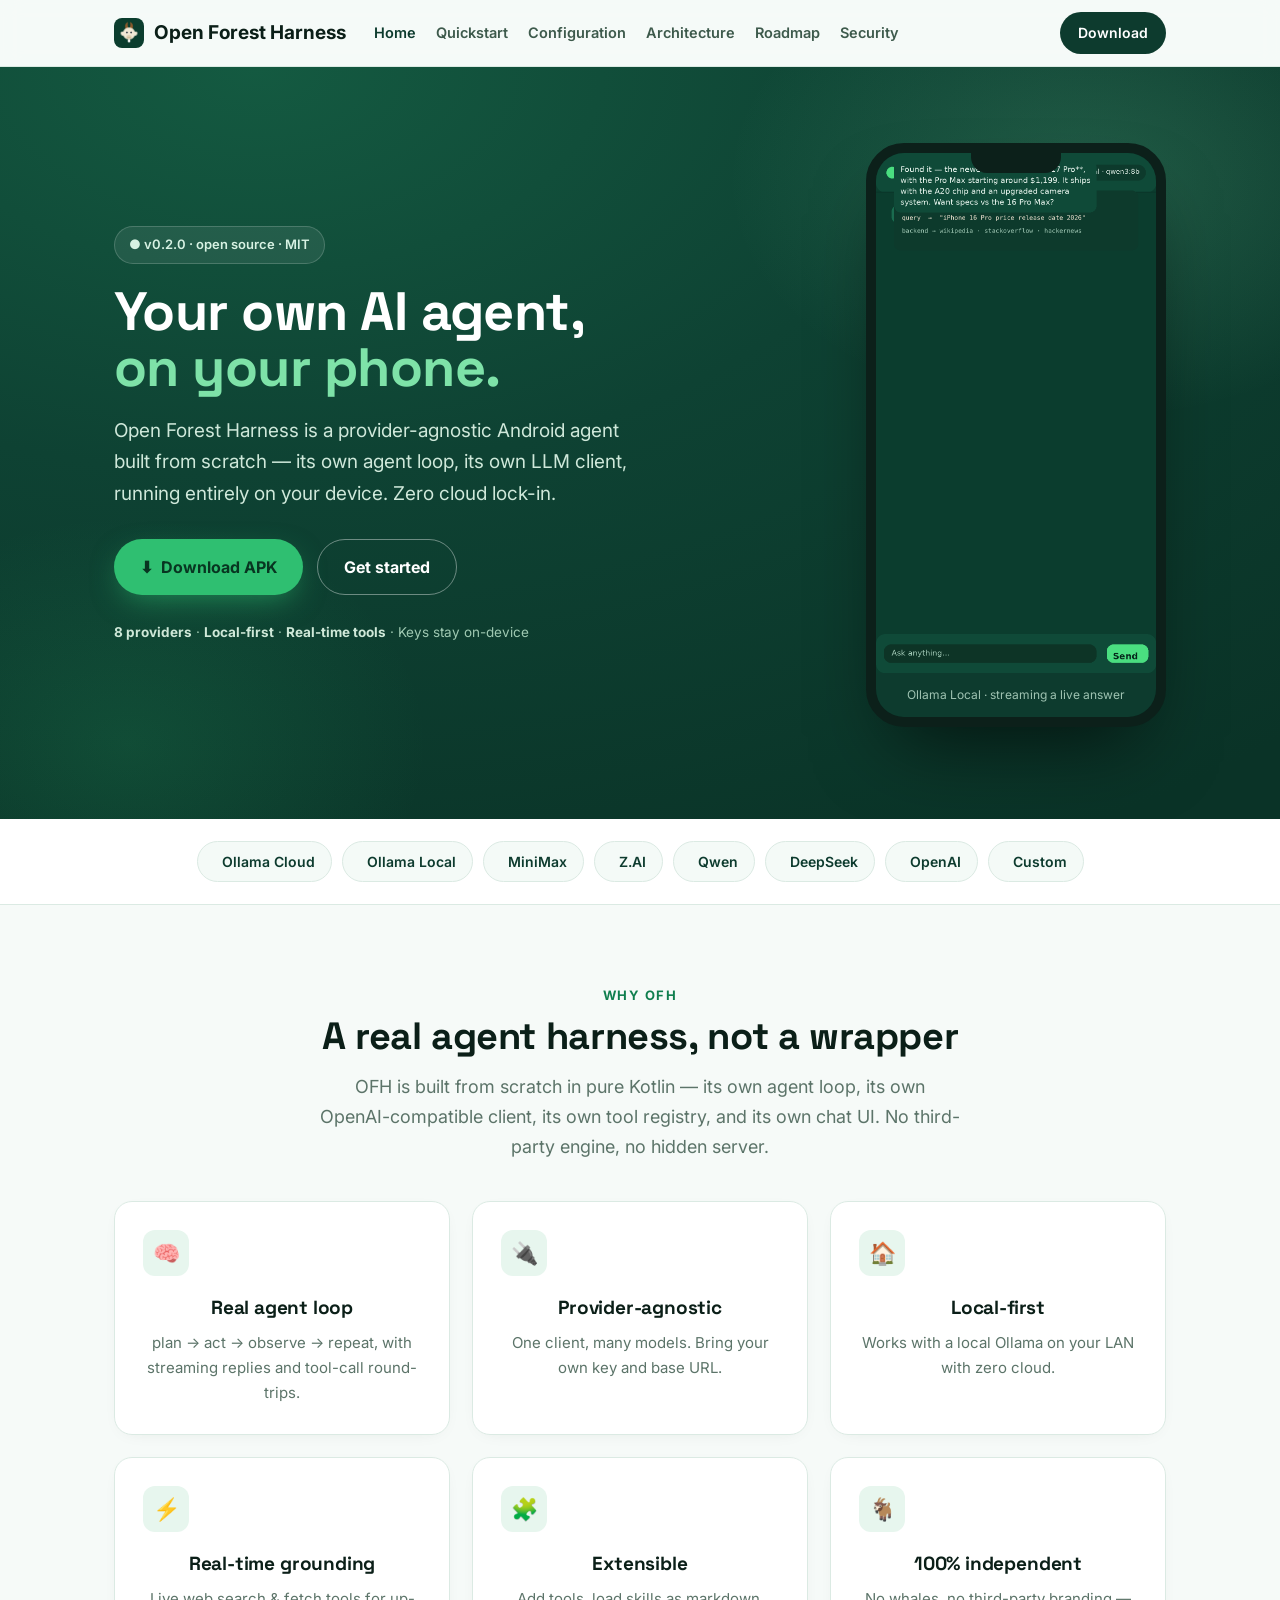
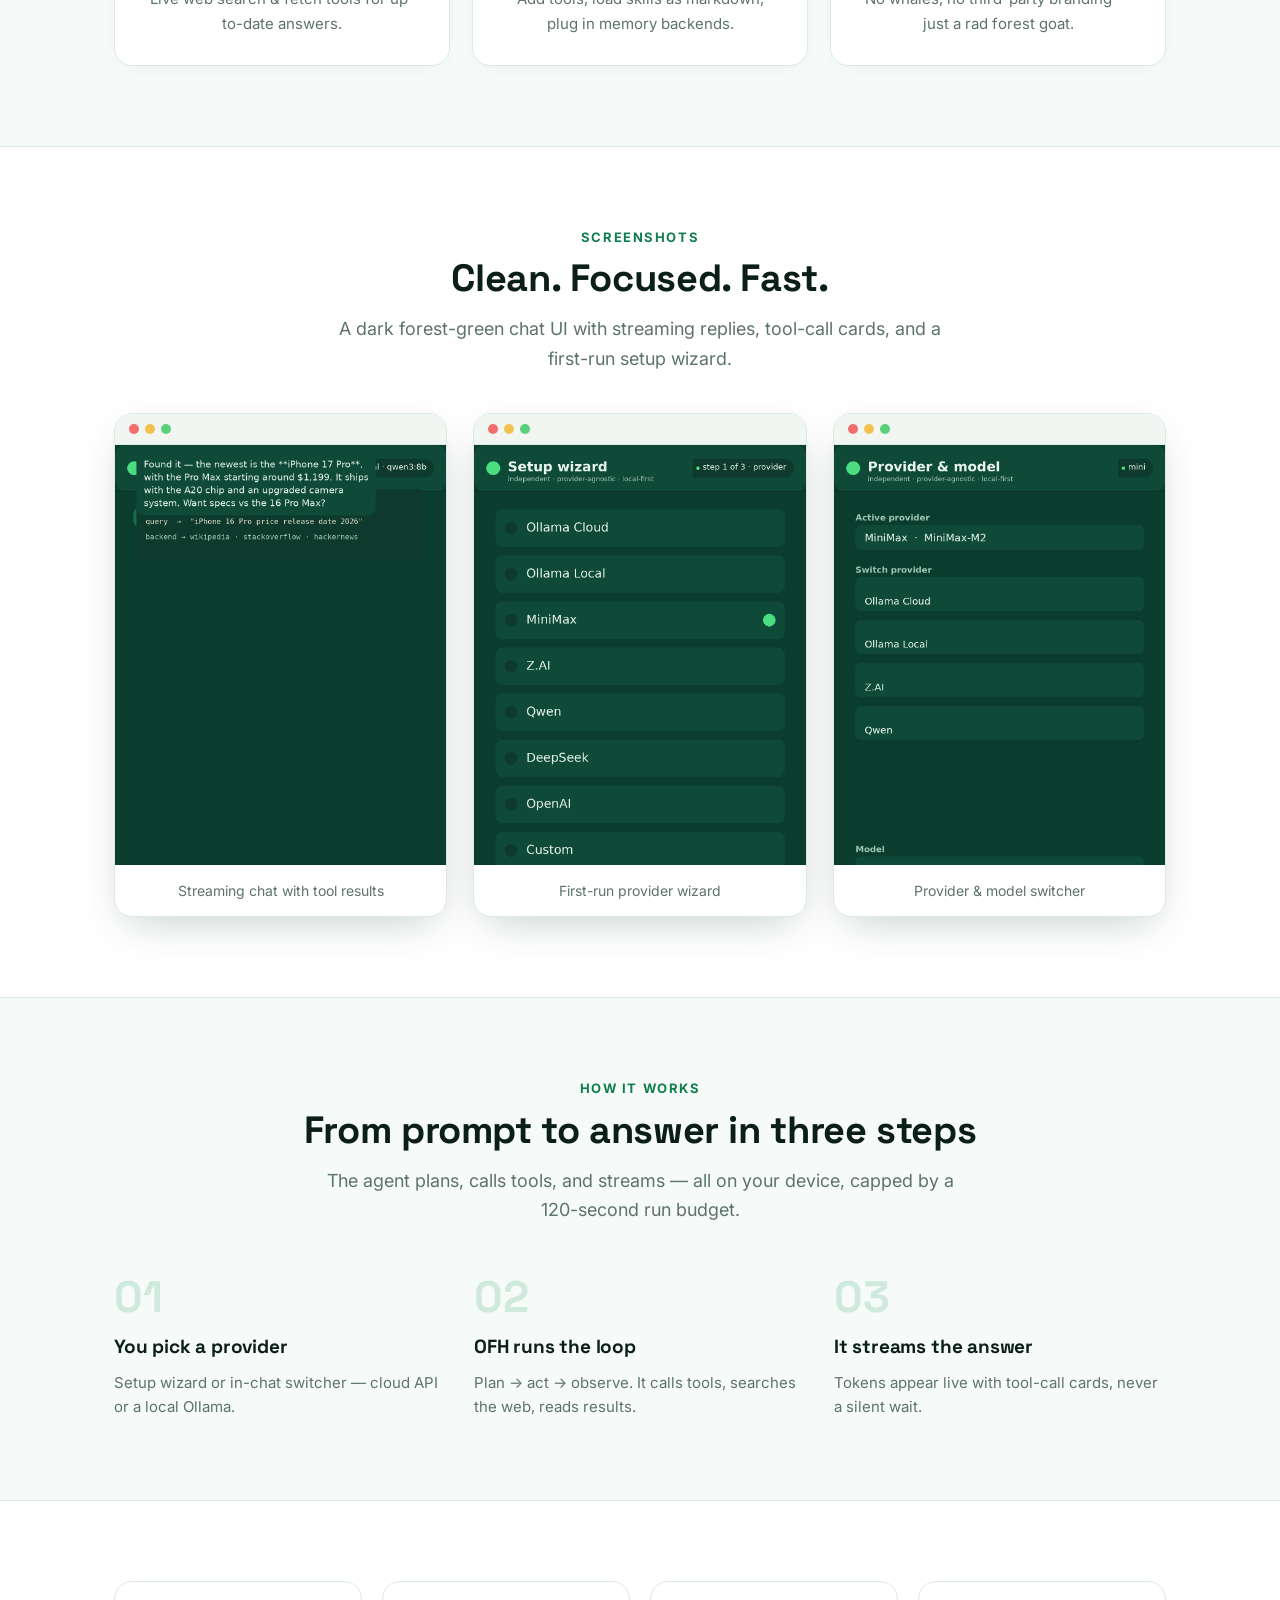
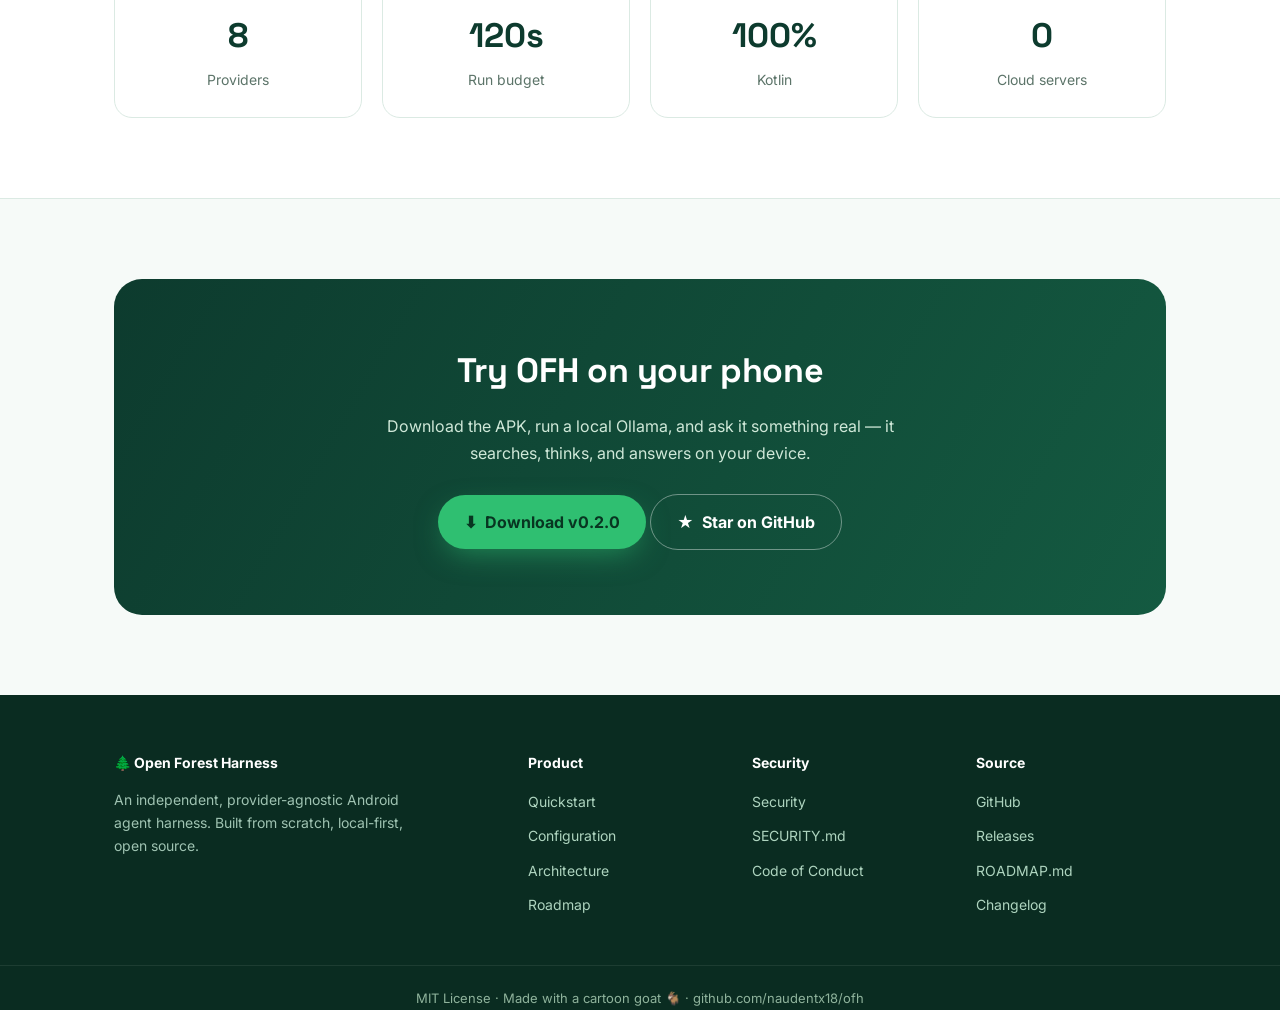
<file: index.html>
<!DOCTYPE html><html lang="en"><head><meta charset="utf-8"><meta name="viewport" content="width=device-width,initial-scale=1">
<title>Home · Open Forest Harness</title><meta name="description" content="Open Forest Harness — provider-agnostic Android AI agent">
<meta property="og:title" content="Home · Open Forest Harness"><meta property="og:image" content="https://naudentx18.github.io/ofh/assets/social-preview.png">
<link rel="icon" href="assets/logo.png"><link rel="preconnect" href="https://fonts.googleapis.com">
<link href="https://fonts.googleapis.com/css2?family=Inter:wght@400;500;600;700&family=Space+Grotesk:wght@500;700&display=swap" rel="stylesheet">
<link rel="stylesheet" href="css/style.css"></head><body>
<nav><div class="wrap">
<a class="brand" href="index.html"><img src="assets/logo.png" alt="OFH logo">Open Forest Harness</a>
<div class="links" id="ofh-menu"><a class="on" href="index.html">Home</a><a class="" href="quickstart.html">Quickstart</a><a class="" href="configuration.html">Configuration</a><a class="" href="architecture.html">Architecture</a><a class="" href="roadmap.html">Roadmap</a><a class="" href="security.html">Security</a></div>
<a class="cta-sm" href="https://github.com/NaustudentX18/ofh/releases/latest" target="_blank">Download</a>
<button class="burger" id="ofh-burger" aria-label="Toggle menu" aria-expanded="false" onclick="ofhToggle()"><span></span><span></span><span></span></button>
</div></nav>
<header class="hero"><div class="wrap">
  <div>
    <span class="badge">● v0.2.0 · open source · MIT</span>
    <h1>Your own AI agent,<br><span class="accent">on your phone.</span></h1>
    <p class="sub">Open Forest Harness is a provider-agnostic Android agent built from scratch — its own agent loop, its own LLM client, running entirely on your device. Zero cloud lock-in.</p>
    <div class="hero-actions">
      <a class="btn primary" href="https://github.com/naudentx18/ofh/releases/latest" target="_blank">⬇&nbsp; Download APK</a>
      <a class="btn ghost" href="quickstart.html">Get started</a>
    </div>
    <p class="meta"><b>8 providers</b> · <b>Local-first</b> · <b>Real-time tools</b> · Keys stay on-device</p>
  </div>
  <div class="phone"><div class="notch"></div><img src="assets/screenshot-chat.png" alt="OFH chat interface"><div class="cap">Ollama Local · streaming a live answer</div></div>
</div></header>

<div class="chips"><div class="wrap">
  <span class="chip"><span class="dot"></span>Ollama Cloud</span><span class="chip"><span class="dot"></span>Ollama Local</span>
  <span class="chip"><span class="dot"></span>MiniMax</span><span class="chip"><span class="dot"></span>Z.AI</span>
  <span class="chip"><span class="dot"></span>Qwen</span><span class="chip"><span class="dot"></span>DeepSeek</span>
  <span class="chip"><span class="dot"></span>OpenAI</span><span class="chip"><span class="dot"></span>Custom</span>
</div></div>

<section><div class="wrap center">
  <div class="eyebrow">Why OFH</div><h2 class="h">A real agent harness, not a wrapper</h2>
  <p class="lead">OFH is built from scratch in pure Kotlin — its own agent loop, its own OpenAI-compatible client, its own tool registry, and its own chat UI. No third-party engine, no hidden server.</p>
  <div class="grid g3">
    <div class="card"><div class="ic">🧠</div><h3>Real agent loop</h3><p>plan → act → observe → repeat, with streaming replies and tool-call round-trips.</p></div>
    <div class="card"><div class="ic">🔌</div><h3>Provider-agnostic</h3><p>One client, many models. Bring your own key and base URL.</p></div>
    <div class="card"><div class="ic">🏠</div><h3>Local-first</h3><p>Works with a local Ollama on your LAN with zero cloud.</p></div>
    <div class="card"><div class="ic">⚡</div><h3>Real-time grounding</h3><p>Live web search &amp; fetch tools for up-to-date answers.</p></div>
    <div class="card"><div class="ic">🧩</div><h3>Extensible</h3><p>Add tools, load skills as markdown, plug in memory backends.</p></div>
    <div class="card"><div class="ic">🐐</div><h3>100% independent</h3><p>No whales, no third-party branding — just a rad forest goat.</p></div>
  </div>
</div></section>

<section class="alt"><div class="wrap center">
  <div class="eyebrow">Screenshots</div><h2 class="h">Clean. Focused. Fast.</h2>
  <p class="lead">A dark forest-green chat UI with streaming replies, tool-call cards, and a first-run setup wizard.</p>
  <div class="shots">
    <div class="shot"><div class="bar"><i></i><i></i><i></i></div><img src="assets/screenshot-chat.png" alt="Chat"><div class="cap">Streaming chat with tool results</div></div>
    <div class="shot"><div class="bar"><i></i><i></i><i></i></div><img src="assets/screenshot-wizard.png" alt="Wizard"><div class="cap">First-run provider wizard</div></div>
    <div class="shot"><div class="bar"><i></i><i></i><i></i></div><img src="assets/screenshot-switcher.png" alt="Switcher"><div class="cap">Provider &amp; model switcher</div></div>
  </div>
</div></section>

<section><div class="wrap">
  <div class="center"><div class="eyebrow">How it works</div><h2 class="h">From prompt to answer in three steps</h2><p class="lead">The agent plans, calls tools, and streams — all on your device, capped by a 120-second run budget.</p></div>
  <div class="steps">
    <div class="step"><h3>You pick a provider</h3><p>Setup wizard or in-chat switcher — cloud API or a local Ollama.</p></div>
    <div class="step"><h3>OFH runs the loop</h3><p>Plan → act → observe. It calls tools, searches the web, reads results.</p></div>
    <div class="step"><h3>It streams the answer</h3><p>Tokens appear live with tool-call cards, never a silent wait.</p></div>
  </div>
</div></section>

<section class="alt"><div class="wrap">
  <div class="stats">
    <div class="stat"><div class="n">8</div><div class="l">Providers</div></div>
    <div class="stat"><div class="n">120s</div><div class="l">Run budget</div></div>
    <div class="stat"><div class="n">100%</div><div class="l">Kotlin</div></div>
    <div class="stat"><div class="n">0</div><div class="l">Cloud servers</div></div>
  </div>
</div></section>

<section><div class="wrap center">
  <div class="cta-band"><h2>Try OFH on your phone</h2><p>Download the APK, run a local Ollama, and ask it something real — it searches, thinks, and answers on your device.</p>
  <a class="btn primary" href="https://github.com/naudentx18/ofh/releases/latest" target="_blank">⬇&nbsp; Download v0.2.0</a>
  <a class="btn ghost" href="https://github.com/naudentx18/ofh" target="_blank">★&nbsp; Star on GitHub</a></div>
</div></section>

<footer><div class="wrap">
<div class="about"><h4>🌲 Open Forest Harness</h4><p>An independent, provider-agnostic Android agent harness. Built from scratch, local-first, open source.</p></div>
<div><h4>Product</h4><ul><li><a href="quickstart.html">Quickstart</a></li><li><a href="configuration.html">Configuration</a></li><li><a href="architecture.html">Architecture</a></li><li><a href="roadmap.html">Roadmap</a></li></ul></div>
<div><h4>Security</h4><ul><li><a href="security.html">Security</a></li><li><a href="https://github.com/naudentx18/ofh/blob/main/SECURITY.md" target="_blank">SECURITY.md</a></li><li><a href="https://github.com/naudentx18/ofh/blob/main/CODE_OF_CONDUCT.md" target="_blank">Code of Conduct</a></li></ul></div>
<div><h4>Source</h4><ul><li><a href="https://github.com/naudentx18/ofh" target="_blank">GitHub</a></li><li><a href="https://github.com/naudentx18/ofh/releases" target="_blank">Releases</a></li><li><a href="https://github.com/naudentx18/ofh/blob/main/ROADMAP.md" target="_blank">ROADMAP.md</a></li><li><a href="https://github.com/naudentx18/ofh/blob/main/CHANGELOG.md" target="_blank">Changelog</a></li></ul></div>
</div><div class="bot">MIT License · Made with a cartoon goat 🐐 · github.com/naudentx18/ofh</div></footer>
<script>function ofhToggle(){var m=document.getElementById('ofh-menu'),b=document.getElementById('ofh-burger');var o=m.classList.toggle('open');if(b)b.setAttribute('aria-expanded',o);}document.querySelectorAll('#ofh-menu a').forEach(function(a){a.addEventListener('click',function(){document.getElementById('ofh-menu').classList.remove('open');});});</script>
</body></html>
</file>
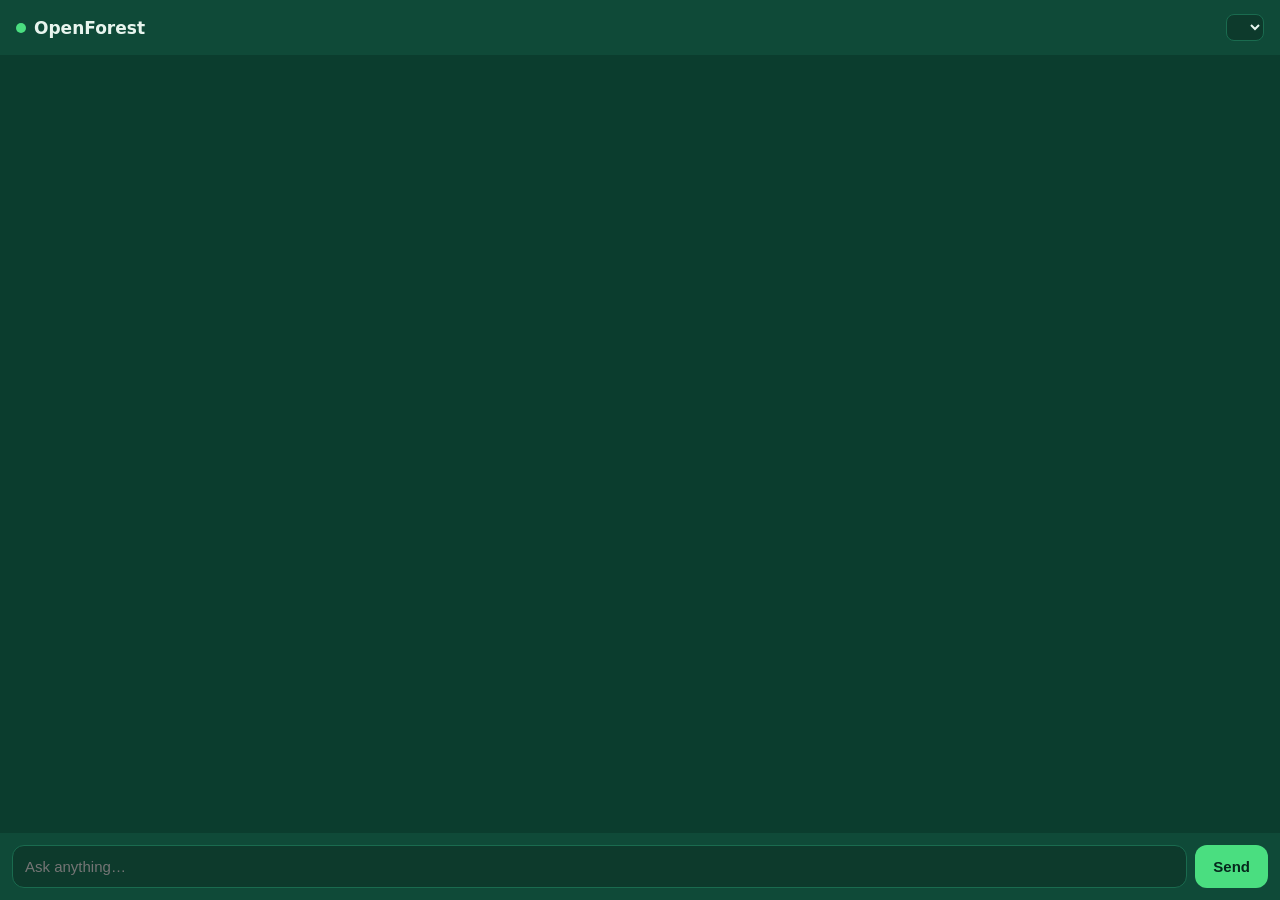
<file: app/src/main/assets/web/index.html>
<!DOCTYPE html>
<html lang="en">
<head>
<meta charset="utf-8">
<meta name="viewport" content="width=device-width, initial-scale=1, maximum-scale=1, user-scalable=no">
<title>OpenForest</title>
<style>
  :root { --bg:#0B3D2E; --panel:#0f4a38; --text:#e8f5ee; --muted:#9fc7b4; --accent:#4ade80; }
  * { box-sizing:border-box; }
  body { margin:0; font-family:system-ui,-apple-system,sans-serif; background:var(--bg); color:var(--text); height:100vh; display:flex; flex-direction:column; }
  header { padding:14px 16px; font-weight:700; font-size:17px; background:var(--panel); display:flex; align-items:center; gap:8px; }
  header .dot { width:10px; height:10px; border-radius:50%; background:var(--accent); }
  header .title { flex:1; }
  header select { background:#0d3a2c; color:var(--text); border:1px solid #1a6b4f; border-radius:8px; padding:4px 8px; font-size:13px; max-width:46%; }
  #log { flex:1; overflow-y:auto; padding:16px; display:flex; flex-direction:column; gap:10px; }
  .msg { max-width:85%; padding:10px 12px; border-radius:14px; line-height:1.45; white-space:pre-wrap; word-break:break-word; }
  .user { align-self:flex-end; background:#1a6b4f; }
  .assistant { align-self:flex-start; background:var(--panel); }
  .tool { align-self:center; font-size:12px; color:var(--muted); background:#0d3a2c; padding:4px 10px; border-radius:8px; }
  #inputbar { display:flex; gap:8px; padding:12px; background:var(--panel); }
  #input { flex:1; background:#0d3a2c; color:var(--text); border:1px solid #1a6b4f; border-radius:12px; padding:12px; font-size:15px; outline:none; }
  #send { background:var(--accent); color:#06281c; border:none; border-radius:12px; padding:0 18px; font-weight:700; font-size:15px; }
  #send:disabled { opacity:.5; }
</style>
</head>
<body>
<header><span class="dot"></span><span class="title">OpenForest</span><select id="provider" title="Provider"></select></header>
<div id="log"></div>
<div id="inputbar">
  <input id="input" placeholder="Ask anything…" autocomplete="off">
  <button id="send">Send</button>
</div>
<script>
  const log = document.getElementById('log');
  const input = document.getElementById('input');
  const send = document.getElementById('send');
  function add(cls, text) {
    const d = document.createElement('div');
    d.className = 'msg ' + cls;
    d.textContent = text;
    log.appendChild(d);
    log.scrollTop = log.scrollHeight;
    return d;
  }
  let currentAssistant = null;
  function unwrap(x) { return (typeof x === 'string') ? x : (x && typeof x.v === 'string') ? x.v : ''; }
  function sendMsg() {
    const text = input.value.trim();
    if (!text) return;
    input.value = '';
    add('user', text);
    send.disabled = true;
    currentAssistant = add('assistant', '');
    // @ts-ignore
    OFH.send(text);
  }
  send.onclick = sendMsg;
  input.addEventListener('keydown', (e) => { if (e.key === 'Enter') sendMsg(); });
  // @ts-ignore
  window.OFH = window.OFH || {};
  // @ts-ignore
  OFH.onDelta = (x) => {
    const t = unwrap(x);
    if (!t) return;
    if (!currentAssistant) currentAssistant = add('assistant', '');
    currentAssistant.textContent += t;
    log.scrollTop = log.scrollHeight;
  };
  // @ts-ignore
  OFH.onDone = (x) => {
    const t = unwrap(x);
    if (t && currentAssistant && !currentAssistant.textContent) currentAssistant.textContent = t;
    currentAssistant = null;
    send.disabled = false;
  };
  // @ts-ignore
  OFH.onTool = (x) => {
    add('tool', '🔧 ' + x.name + (x.args ? ' ' + x.args : '') + ' → ' + x.result);
  };
  // @ts-ignore
  function loadProviders() {
    const sel = document.getElementById('provider');
    const providers = JSON.parse(OFH.getProviders());
    const current = JSON.parse(OFH.getCurrent());
    sel.innerHTML = '';
    providers.forEach(p => {
      const o = document.createElement('option');
      o.value = p.route;
      o.textContent = p.label;
      sel.appendChild(o);
    });
    if (current.provider) sel.value = current.provider;
    sel.onchange = () => {
      const p = providers.find(x => x.route === sel.value);
      OFH.setProvider(sel.value, p.defaultModel);
    };
  }
  loadProviders();
</script>
</body>
</html>
</file>
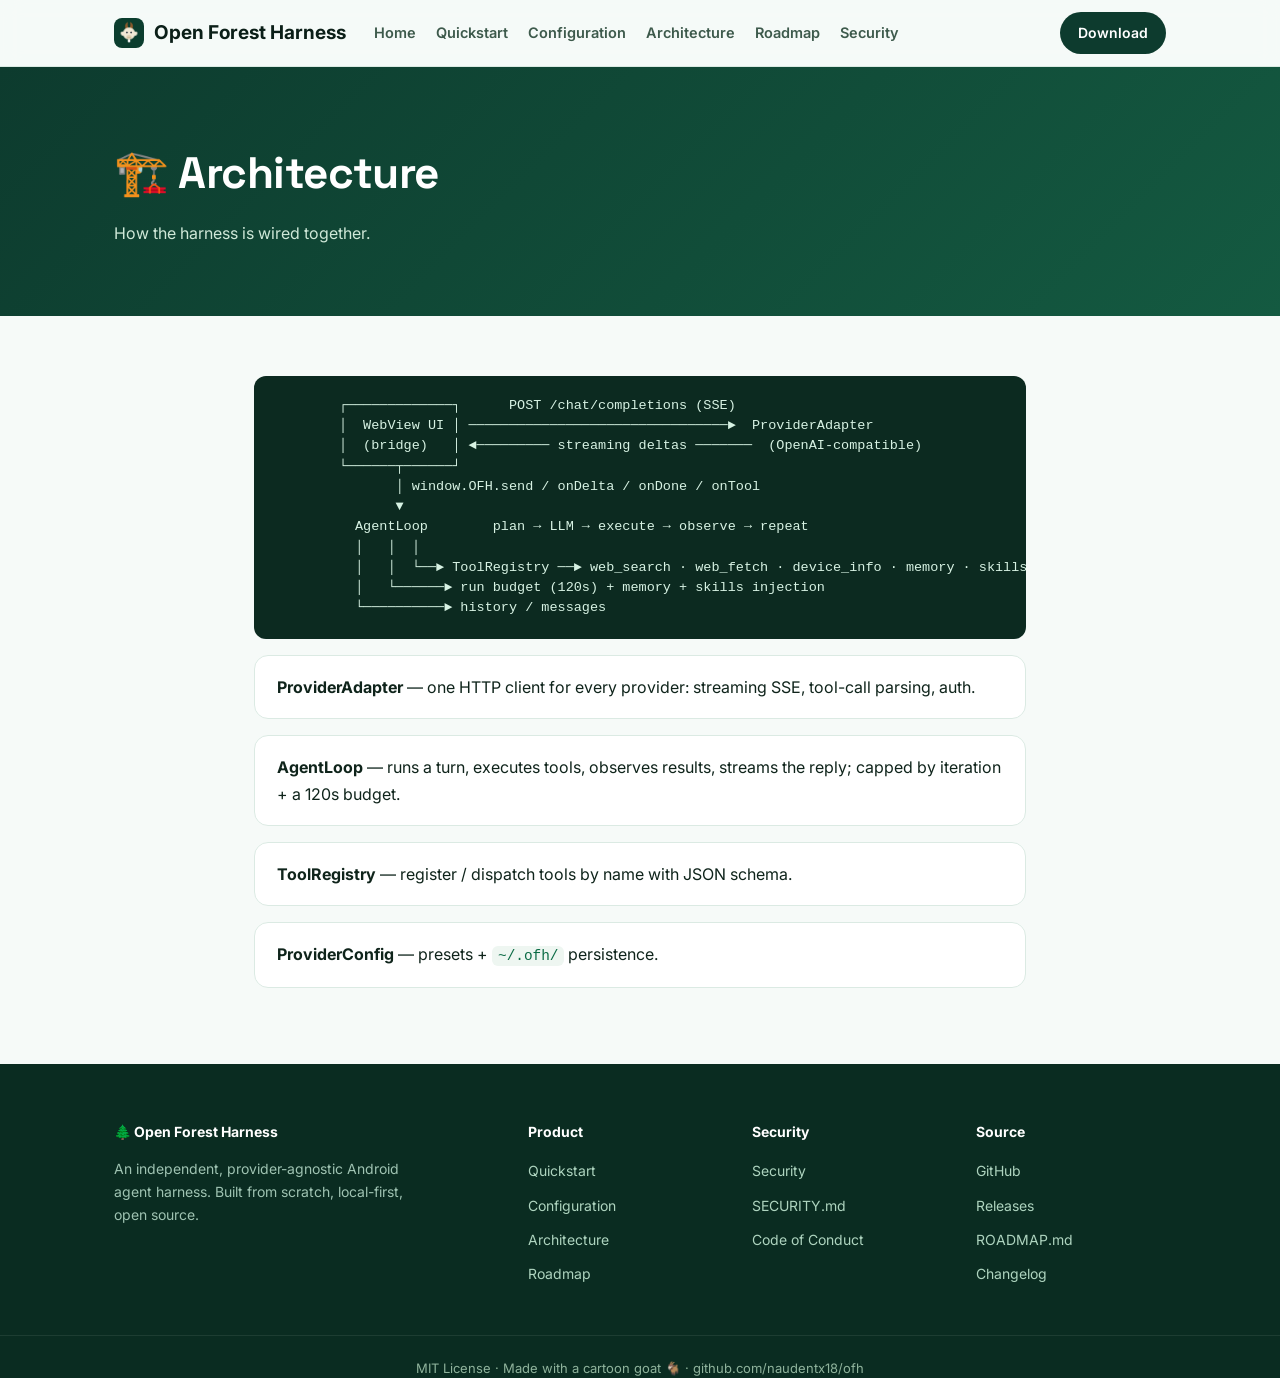
<file: architecture.html>
<!DOCTYPE html><html lang="en"><head><meta charset="utf-8"><meta name="viewport" content="width=device-width,initial-scale=1">
<title>Architecture · Open Forest Harness</title><meta name="description" content="OFH architecture">
<meta property="og:title" content="Architecture · Open Forest Harness"><meta property="og:image" content="https://naudentx18.github.io/ofh/assets/social-preview.png">
<link rel="icon" href="assets/logo.png"><link rel="preconnect" href="https://fonts.googleapis.com">
<link href="https://fonts.googleapis.com/css2?family=Inter:wght@400;500;600;700&family=Space+Grotesk:wght@500;700&display=swap" rel="stylesheet">
<link rel="stylesheet" href="css/style.css"></head><body>
<nav><div class="wrap">
<a class="brand" href="index.html"><img src="assets/logo.png" alt="OFH logo">Open Forest Harness</a>
<div class="links" id="ofh-menu"><a class="" href="index.html">Home</a><a class="" href="quickstart.html">Quickstart</a><a class="" href="configuration.html">Configuration</a><a class="" href="architecture.html">Architecture</a><a class="" href="roadmap.html">Roadmap</a><a class="" href="security.html">Security</a></div>
<a class="cta-sm" href="https://github.com/NaustudentX18/ofh/releases/latest" target="_blank">Download</a>
<button class="burger" id="ofh-burger" aria-label="Toggle menu" aria-expanded="false" onclick="ofhToggle()"><span></span><span></span><span></span></button>
</div></nav><div class="page-hero"><div class="wrap"><h1>🏗️ Architecture</h1><p>How the harness is wired together.</p></div></div>
<div class="content">
  <pre>        ┌─────────────┐      POST /chat/completions (SSE)
        │  WebView UI │ ────────────────────────────────►  ProviderAdapter
        │  (bridge)   │ ◄───────── streaming deltas ───────  (OpenAI-compatible)
        └──────┬──────┘
               │ window.OFH.send / onDelta / onDone / onTool
               ▼
          AgentLoop        plan → LLM → execute → observe → repeat
          │   │  │
          │   │  └──► ToolRegistry ──► web_search · web_fetch · device_info · memory · skills
          │   └──────► run budget (120s) + memory + skills injection
          └──────────► history / messages</pre>
  <div class="box"><b>ProviderAdapter</b> — one HTTP client for every provider: streaming SSE, tool-call parsing, auth.</div>
  <div class="box"><b>AgentLoop</b> — runs a turn, executes tools, observes results, streams the reply; capped by iteration + a 120s budget.</div>
  <div class="box"><b>ToolRegistry</b> — register / dispatch tools by name with JSON schema.</div>
  <div class="box"><b>ProviderConfig</b> — presets + <code>~/.ofh/</code> persistence.</div>
</div>
<footer><div class="wrap">
<div class="about"><h4>🌲 Open Forest Harness</h4><p>An independent, provider-agnostic Android agent harness. Built from scratch, local-first, open source.</p></div>
<div><h4>Product</h4><ul><li><a href="quickstart.html">Quickstart</a></li><li><a href="configuration.html">Configuration</a></li><li><a href="architecture.html">Architecture</a></li><li><a href="roadmap.html">Roadmap</a></li></ul></div>
<div><h4>Security</h4><ul><li><a href="security.html">Security</a></li><li><a href="https://github.com/naudentx18/ofh/blob/main/SECURITY.md" target="_blank">SECURITY.md</a></li><li><a href="https://github.com/naudentx18/ofh/blob/main/CODE_OF_CONDUCT.md" target="_blank">Code of Conduct</a></li></ul></div>
<div><h4>Source</h4><ul><li><a href="https://github.com/naudentx18/ofh" target="_blank">GitHub</a></li><li><a href="https://github.com/naudentx18/ofh/releases" target="_blank">Releases</a></li><li><a href="https://github.com/naudentx18/ofh/blob/main/ROADMAP.md" target="_blank">ROADMAP.md</a></li><li><a href="https://github.com/naudentx18/ofh/blob/main/CHANGELOG.md" target="_blank">Changelog</a></li></ul></div>
</div><div class="bot">MIT License · Made with a cartoon goat 🐐 · github.com/naudentx18/ofh</div></footer>
<script>function ofhToggle(){var m=document.getElementById('ofh-menu'),b=document.getElementById('ofh-burger');var o=m.classList.toggle('open');if(b)b.setAttribute('aria-expanded',o);}document.querySelectorAll('#ofh-menu a').forEach(function(a){a.addEventListener('click',function(){document.getElementById('ofh-menu').classList.remove('open');});});</script>
</body></html>
</file>
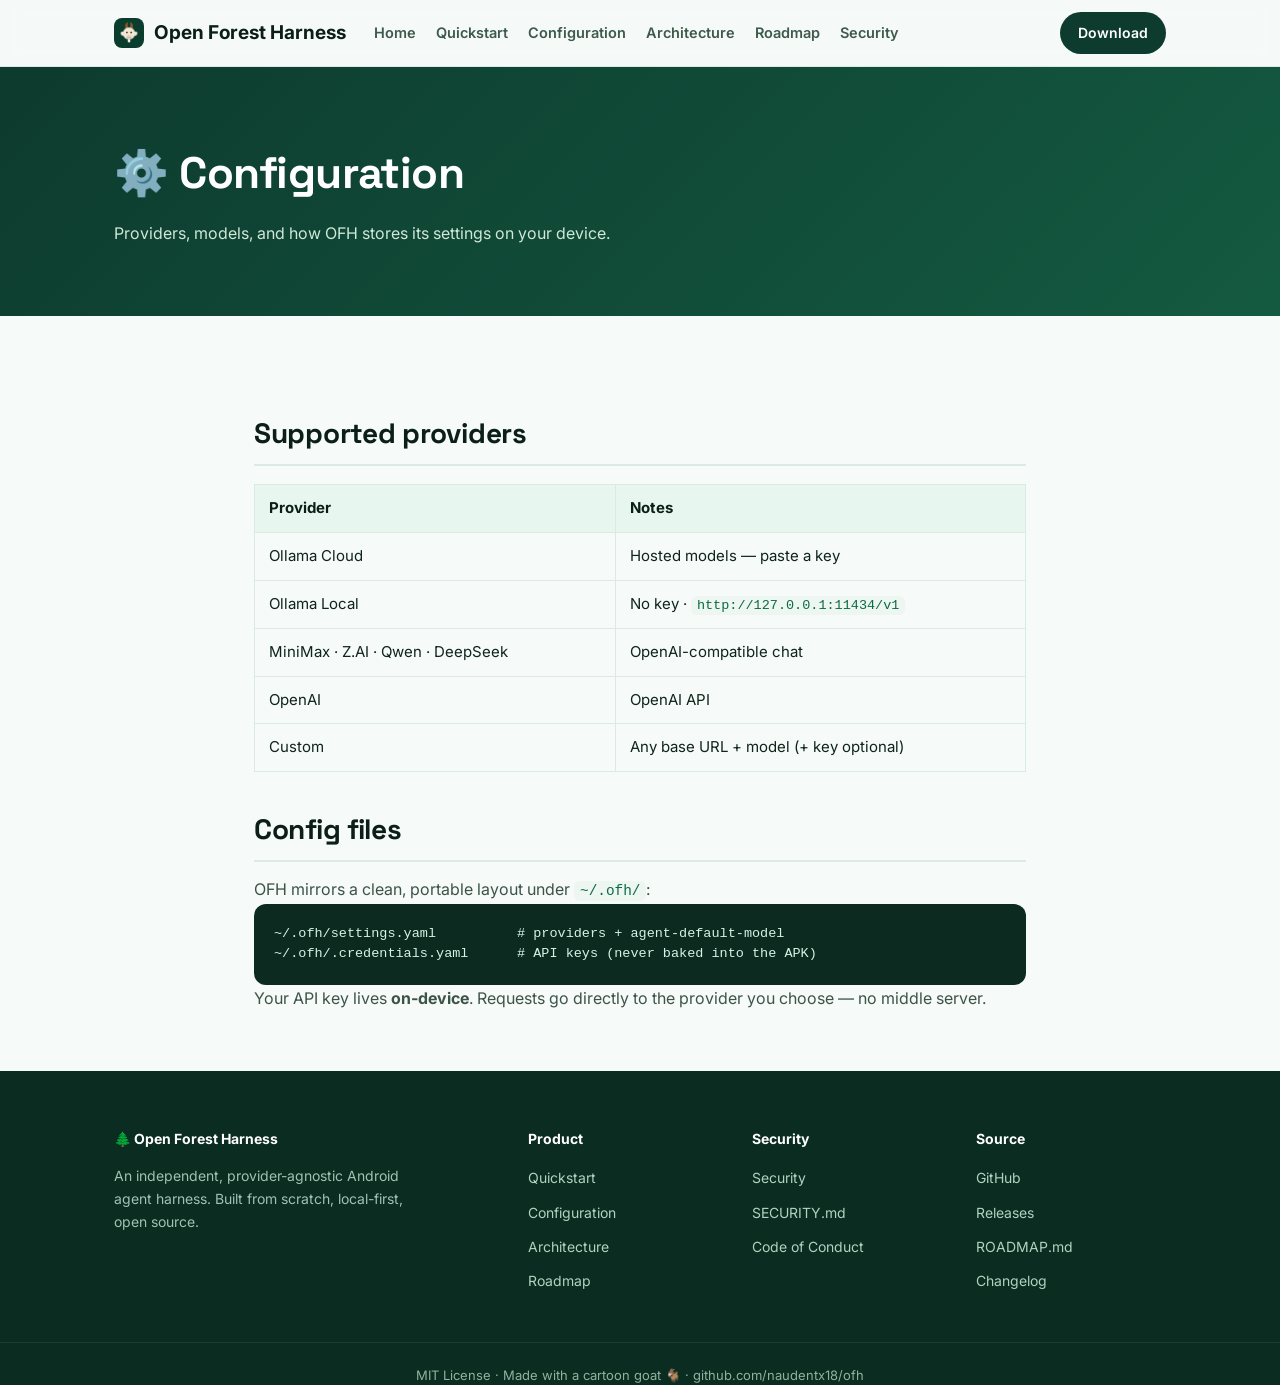
<file: configuration.html>
<!DOCTYPE html><html lang="en"><head><meta charset="utf-8"><meta name="viewport" content="width=device-width,initial-scale=1">
<title>Configuration · Open Forest Harness</title><meta name="description" content="OFH providers and config">
<meta property="og:title" content="Configuration · Open Forest Harness"><meta property="og:image" content="https://naudentx18.github.io/ofh/assets/social-preview.png">
<link rel="icon" href="assets/logo.png"><link rel="preconnect" href="https://fonts.googleapis.com">
<link href="https://fonts.googleapis.com/css2?family=Inter:wght@400;500;600;700&family=Space+Grotesk:wght@500;700&display=swap" rel="stylesheet">
<link rel="stylesheet" href="css/style.css"></head><body>
<nav><div class="wrap">
<a class="brand" href="index.html"><img src="assets/logo.png" alt="OFH logo">Open Forest Harness</a>
<div class="links" id="ofh-menu"><a class="" href="index.html">Home</a><a class="" href="quickstart.html">Quickstart</a><a class="" href="configuration.html">Configuration</a><a class="" href="architecture.html">Architecture</a><a class="" href="roadmap.html">Roadmap</a><a class="" href="security.html">Security</a></div>
<a class="cta-sm" href="https://github.com/NaustudentX18/ofh/releases/latest" target="_blank">Download</a>
<button class="burger" id="ofh-burger" aria-label="Toggle menu" aria-expanded="false" onclick="ofhToggle()"><span></span><span></span><span></span></button>
</div></nav><div class="page-hero"><div class="wrap"><h1>⚙️ Configuration</h1><p>Providers, models, and how OFH stores its settings on your device.</p></div></div>
<div class="content">
  <h2>Supported providers</h2>
  <table><tr><th>Provider</th><th>Notes</th></tr>
  <tr><td>Ollama Cloud</td><td>Hosted models — paste a key</td></tr>
  <tr><td>Ollama Local</td><td>No key · <code>http://127.0.0.1:11434/v1</code></td></tr>
  <tr><td>MiniMax · Z.AI · Qwen · DeepSeek</td><td>OpenAI-compatible chat</td></tr>
  <tr><td>OpenAI</td><td>OpenAI API</td></tr>
  <tr><td>Custom</td><td>Any base URL + model (+ key optional)</td></tr></table>
  <h2>Config files</h2>
  <p>OFH mirrors a clean, portable layout under <code>~/.ofh/</code>:</p>
  <pre>~/.ofh/settings.yaml          # providers + agent-default-model
~/.ofh/.credentials.yaml      # API keys (never baked into the APK)</pre>
  <p>Your API key lives <b>on-device</b>. Requests go directly to the provider you choose — no middle server.</p>
</div>
<footer><div class="wrap">
<div class="about"><h4>🌲 Open Forest Harness</h4><p>An independent, provider-agnostic Android agent harness. Built from scratch, local-first, open source.</p></div>
<div><h4>Product</h4><ul><li><a href="quickstart.html">Quickstart</a></li><li><a href="configuration.html">Configuration</a></li><li><a href="architecture.html">Architecture</a></li><li><a href="roadmap.html">Roadmap</a></li></ul></div>
<div><h4>Security</h4><ul><li><a href="security.html">Security</a></li><li><a href="https://github.com/naudentx18/ofh/blob/main/SECURITY.md" target="_blank">SECURITY.md</a></li><li><a href="https://github.com/naudentx18/ofh/blob/main/CODE_OF_CONDUCT.md" target="_blank">Code of Conduct</a></li></ul></div>
<div><h4>Source</h4><ul><li><a href="https://github.com/naudentx18/ofh" target="_blank">GitHub</a></li><li><a href="https://github.com/naudentx18/ofh/releases" target="_blank">Releases</a></li><li><a href="https://github.com/naudentx18/ofh/blob/main/ROADMAP.md" target="_blank">ROADMAP.md</a></li><li><a href="https://github.com/naudentx18/ofh/blob/main/CHANGELOG.md" target="_blank">Changelog</a></li></ul></div>
</div><div class="bot">MIT License · Made with a cartoon goat 🐐 · github.com/naudentx18/ofh</div></footer>
<script>function ofhToggle(){var m=document.getElementById('ofh-menu'),b=document.getElementById('ofh-burger');var o=m.classList.toggle('open');if(b)b.setAttribute('aria-expanded',o);}document.querySelectorAll('#ofh-menu a').forEach(function(a){a.addEventListener('click',function(){document.getElementById('ofh-menu').classList.remove('open');});});</script>
</body></html>
</file>
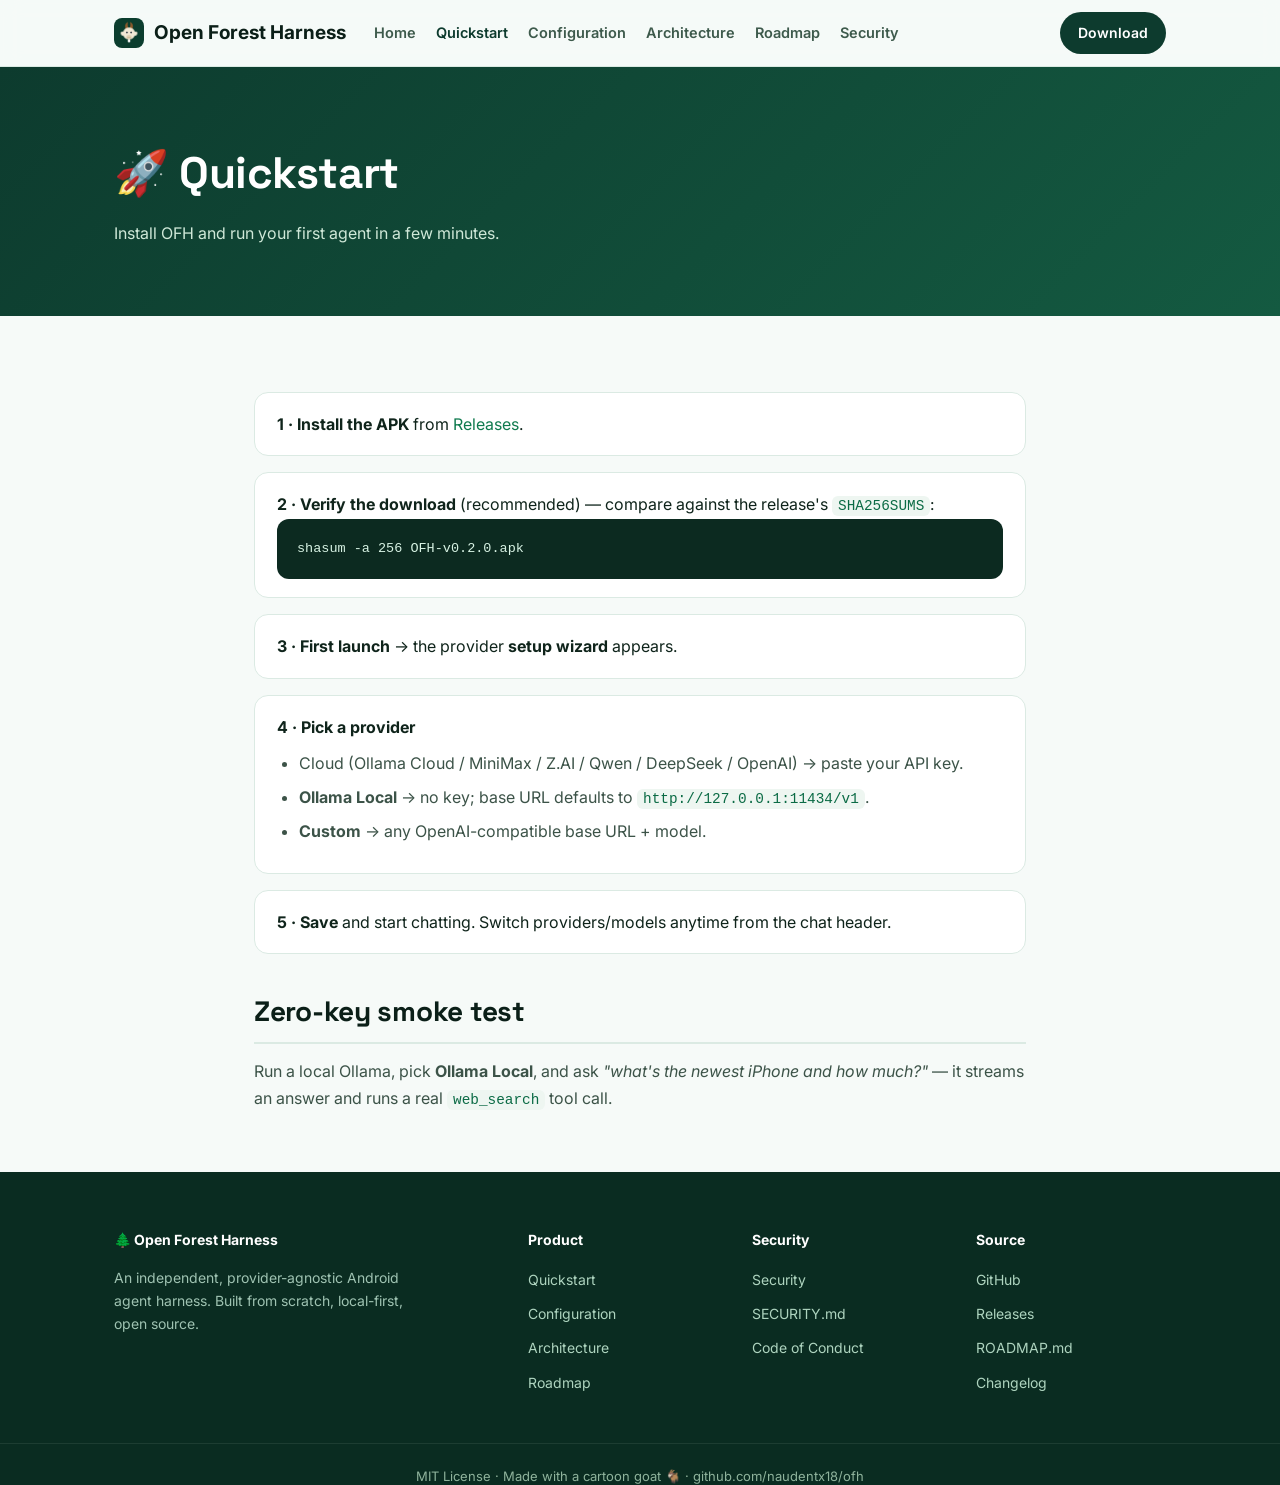
<file: quickstart.html>
<!DOCTYPE html><html lang="en"><head><meta charset="utf-8"><meta name="viewport" content="width=device-width,initial-scale=1">
<title>Quickstart · Open Forest Harness</title><meta name="description" content="Install and first run of OFH">
<meta property="og:title" content="Quickstart · Open Forest Harness"><meta property="og:image" content="https://naudentx18.github.io/ofh/assets/social-preview.png">
<link rel="icon" href="assets/logo.png"><link rel="preconnect" href="https://fonts.googleapis.com">
<link href="https://fonts.googleapis.com/css2?family=Inter:wght@400;500;600;700&family=Space+Grotesk:wght@500;700&display=swap" rel="stylesheet">
<link rel="stylesheet" href="css/style.css"></head><body>
<nav><div class="wrap">
<a class="brand" href="index.html"><img src="assets/logo.png" alt="OFH logo">Open Forest Harness</a>
<div class="links" id="ofh-menu"><a class="" href="index.html">Home</a><a class="on" href="quickstart.html">Quickstart</a><a class="" href="configuration.html">Configuration</a><a class="" href="architecture.html">Architecture</a><a class="" href="roadmap.html">Roadmap</a><a class="" href="security.html">Security</a></div>
<a class="cta-sm" href="https://github.com/NaustudentX18/ofh/releases/latest" target="_blank">Download</a>
<button class="burger" id="ofh-burger" aria-label="Toggle menu" aria-expanded="false" onclick="ofhToggle()"><span></span><span></span><span></span></button>
</div></nav><div class="page-hero"><div class="wrap"><h1>🚀 Quickstart</h1><p>Install OFH and run your first agent in a few minutes.</p></div></div>
<div class="content">
  <div class="box"><b>1 · Install the APK</b> from <a href="https://github.com/naudentx18/ofh/releases/latest" target="_blank">Releases</a>.</div>
  <div class="box"><b>2 · Verify the download</b> (recommended) — compare against the release's <code>SHA256SUMS</code>:<pre>shasum -a 256 OFH-v0.2.0.apk</pre></div>
  <div class="box"><b>3 · First launch</b> → the provider <b>setup wizard</b> appears.</div>
  <div class="box"><b>4 · Pick a provider</b><ul>
    <li>Cloud (Ollama Cloud / MiniMax / Z.AI / Qwen / DeepSeek / OpenAI) → paste your API key.</li>
    <li><b>Ollama Local</b> → no key; base URL defaults to <code>http://127.0.0.1:11434/v1</code>.</li>
    <li><b>Custom</b> → any OpenAI-compatible base URL + model.</li></ul></div>
  <div class="box"><b>5 · Save</b> and start chatting. Switch providers/models anytime from the chat header.</div>
  <h2>Zero-key smoke test</h2><p>Run a local Ollama, pick <b>Ollama Local</b>, and ask <em>"what's the newest iPhone and how much?"</em> — it streams an answer and runs a real <code>web_search</code> tool call.</p>
</div>
<footer><div class="wrap">
<div class="about"><h4>🌲 Open Forest Harness</h4><p>An independent, provider-agnostic Android agent harness. Built from scratch, local-first, open source.</p></div>
<div><h4>Product</h4><ul><li><a href="quickstart.html">Quickstart</a></li><li><a href="configuration.html">Configuration</a></li><li><a href="architecture.html">Architecture</a></li><li><a href="roadmap.html">Roadmap</a></li></ul></div>
<div><h4>Security</h4><ul><li><a href="security.html">Security</a></li><li><a href="https://github.com/naudentx18/ofh/blob/main/SECURITY.md" target="_blank">SECURITY.md</a></li><li><a href="https://github.com/naudentx18/ofh/blob/main/CODE_OF_CONDUCT.md" target="_blank">Code of Conduct</a></li></ul></div>
<div><h4>Source</h4><ul><li><a href="https://github.com/naudentx18/ofh" target="_blank">GitHub</a></li><li><a href="https://github.com/naudentx18/ofh/releases" target="_blank">Releases</a></li><li><a href="https://github.com/naudentx18/ofh/blob/main/ROADMAP.md" target="_blank">ROADMAP.md</a></li><li><a href="https://github.com/naudentx18/ofh/blob/main/CHANGELOG.md" target="_blank">Changelog</a></li></ul></div>
</div><div class="bot">MIT License · Made with a cartoon goat 🐐 · github.com/naudentx18/ofh</div></footer>
<script>function ofhToggle(){var m=document.getElementById('ofh-menu'),b=document.getElementById('ofh-burger');var o=m.classList.toggle('open');if(b)b.setAttribute('aria-expanded',o);}document.querySelectorAll('#ofh-menu a').forEach(function(a){a.addEventListener('click',function(){document.getElementById('ofh-menu').classList.remove('open');});});</script>
</body></html>
</file>
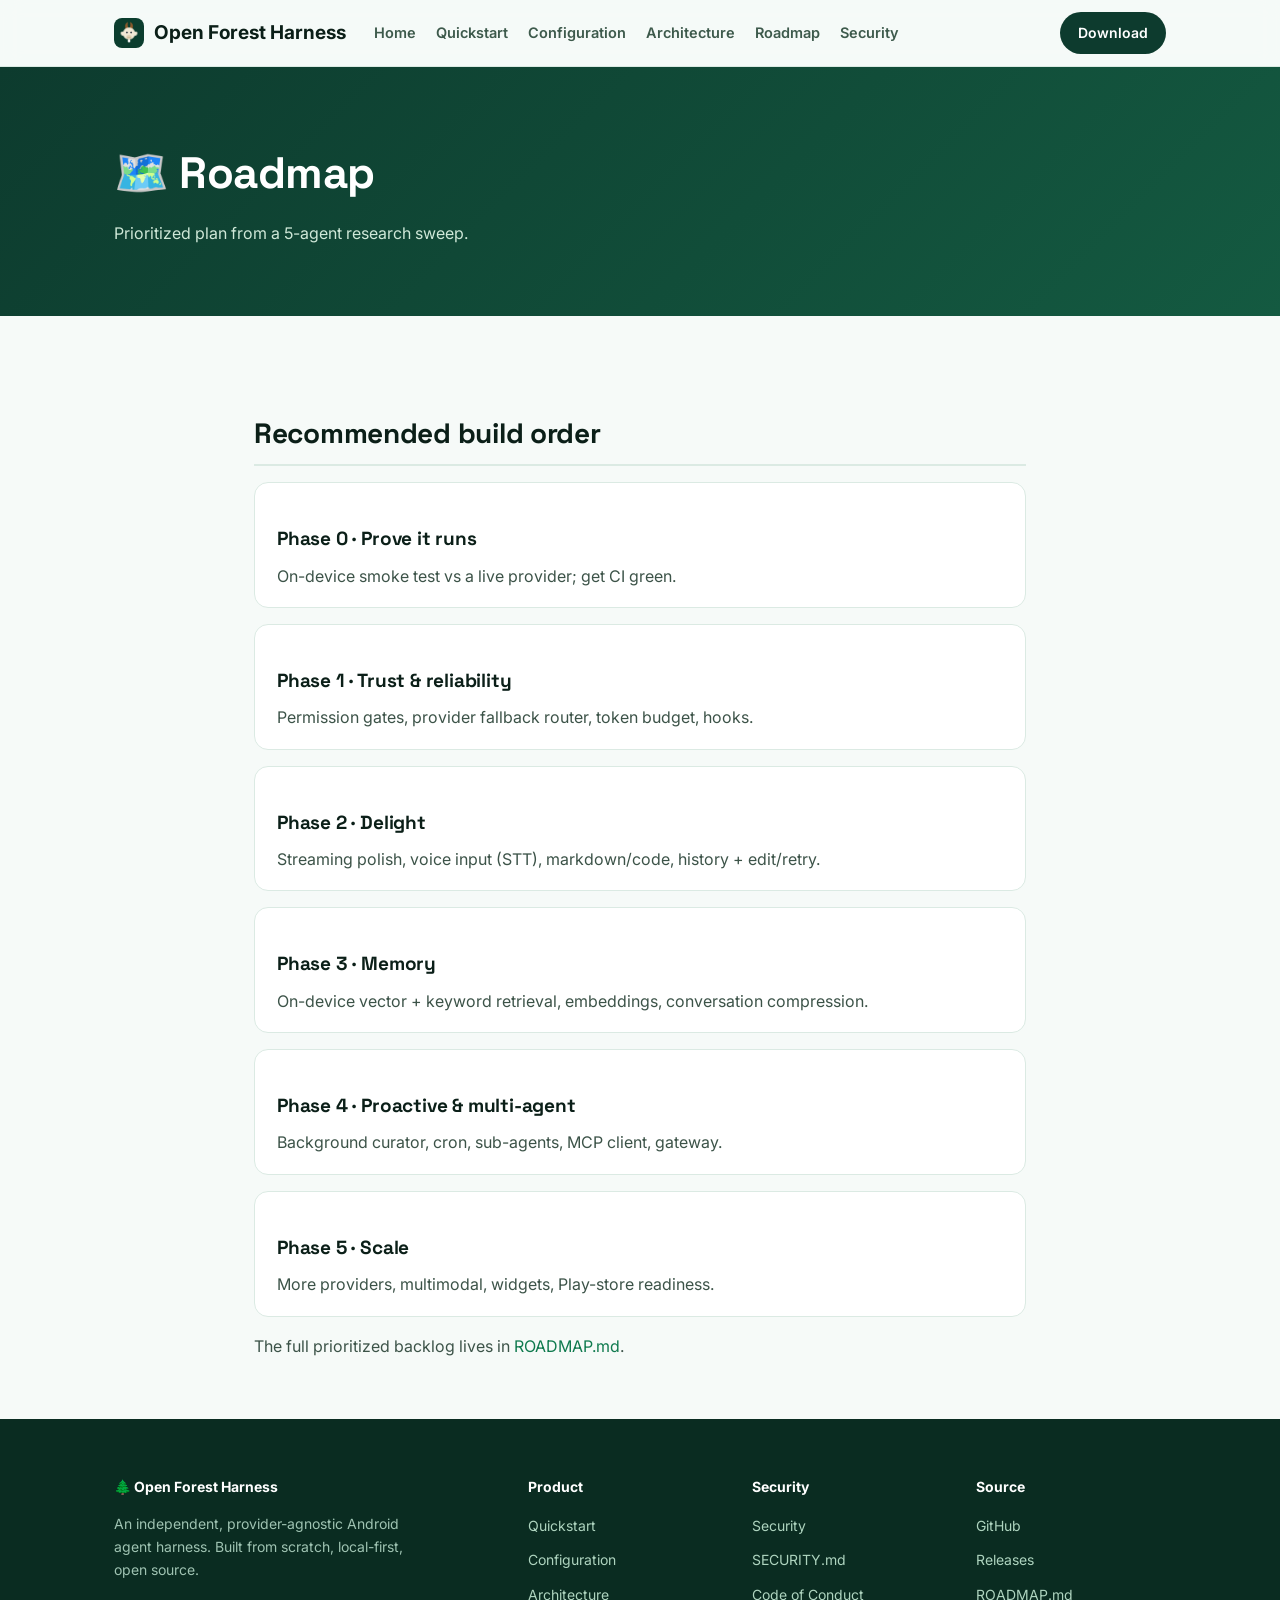
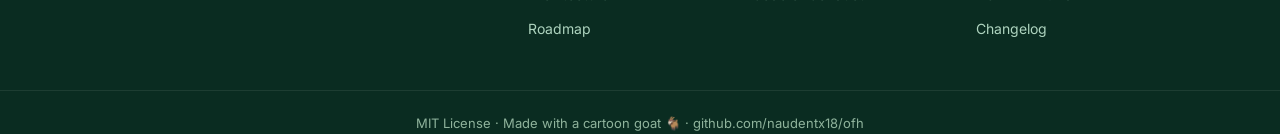
<file: roadmap.html>
<!DOCTYPE html><html lang="en"><head><meta charset="utf-8"><meta name="viewport" content="width=device-width,initial-scale=1">
<title>Roadmap · Open Forest Harness</title><meta name="description" content="OFH roadmap">
<meta property="og:title" content="Roadmap · Open Forest Harness"><meta property="og:image" content="https://naudentx18.github.io/ofh/assets/social-preview.png">
<link rel="icon" href="assets/logo.png"><link rel="preconnect" href="https://fonts.googleapis.com">
<link href="https://fonts.googleapis.com/css2?family=Inter:wght@400;500;600;700&family=Space+Grotesk:wght@500;700&display=swap" rel="stylesheet">
<link rel="stylesheet" href="css/style.css"></head><body>
<nav><div class="wrap">
<a class="brand" href="index.html"><img src="assets/logo.png" alt="OFH logo">Open Forest Harness</a>
<div class="links" id="ofh-menu"><a class="" href="index.html">Home</a><a class="" href="quickstart.html">Quickstart</a><a class="" href="configuration.html">Configuration</a><a class="" href="architecture.html">Architecture</a><a class="" href="roadmap.html">Roadmap</a><a class="" href="security.html">Security</a></div>
<a class="cta-sm" href="https://github.com/NaustudentX18/ofh/releases/latest" target="_blank">Download</a>
<button class="burger" id="ofh-burger" aria-label="Toggle menu" aria-expanded="false" onclick="ofhToggle()"><span></span><span></span><span></span></button>
</div></nav><div class="page-hero"><div class="wrap"><h1>🗺️ Roadmap</h1><p>Prioritized plan from a 5-agent research sweep.</p></div></div>
<div class="content">
  <h2>Recommended build order</h2>
  <div class="box"><h3>Phase 0 · Prove it runs</h3><p>On-device smoke test vs a live provider; get CI green.</p></div>
  <div class="box"><h3>Phase 1 · Trust &amp; reliability</h3><p>Permission gates, provider fallback router, token budget, hooks.</p></div>
  <div class="box"><h3>Phase 2 · Delight</h3><p>Streaming polish, voice input (STT), markdown/code, history + edit/retry.</p></div>
  <div class="box"><h3>Phase 3 · Memory</h3><p>On-device vector + keyword retrieval, embeddings, conversation compression.</p></div>
  <div class="box"><h3>Phase 4 · Proactive &amp; multi-agent</h3><p>Background curator, cron, sub-agents, MCP client, gateway.</p></div>
  <div class="box"><h3>Phase 5 · Scale</h3><p>More providers, multimodal, widgets, Play-store readiness.</p></div>
  <p>The full prioritized backlog lives in <a href="https://github.com/naudentx18/ofh/blob/main/ROADMAP.md" target="_blank">ROADMAP.md</a>.</p>
</div>
<footer><div class="wrap">
<div class="about"><h4>🌲 Open Forest Harness</h4><p>An independent, provider-agnostic Android agent harness. Built from scratch, local-first, open source.</p></div>
<div><h4>Product</h4><ul><li><a href="quickstart.html">Quickstart</a></li><li><a href="configuration.html">Configuration</a></li><li><a href="architecture.html">Architecture</a></li><li><a href="roadmap.html">Roadmap</a></li></ul></div>
<div><h4>Security</h4><ul><li><a href="security.html">Security</a></li><li><a href="https://github.com/naudentx18/ofh/blob/main/SECURITY.md" target="_blank">SECURITY.md</a></li><li><a href="https://github.com/naudentx18/ofh/blob/main/CODE_OF_CONDUCT.md" target="_blank">Code of Conduct</a></li></ul></div>
<div><h4>Source</h4><ul><li><a href="https://github.com/naudentx18/ofh" target="_blank">GitHub</a></li><li><a href="https://github.com/naudentx18/ofh/releases" target="_blank">Releases</a></li><li><a href="https://github.com/naudentx18/ofh/blob/main/ROADMAP.md" target="_blank">ROADMAP.md</a></li><li><a href="https://github.com/naudentx18/ofh/blob/main/CHANGELOG.md" target="_blank">Changelog</a></li></ul></div>
</div><div class="bot">MIT License · Made with a cartoon goat 🐐 · github.com/naudentx18/ofh</div></footer>
<script>function ofhToggle(){var m=document.getElementById('ofh-menu'),b=document.getElementById('ofh-burger');var o=m.classList.toggle('open');if(b)b.setAttribute('aria-expanded',o);}document.querySelectorAll('#ofh-menu a').forEach(function(a){a.addEventListener('click',function(){document.getElementById('ofh-menu').classList.remove('open');});});</script>
</body></html>
</file>
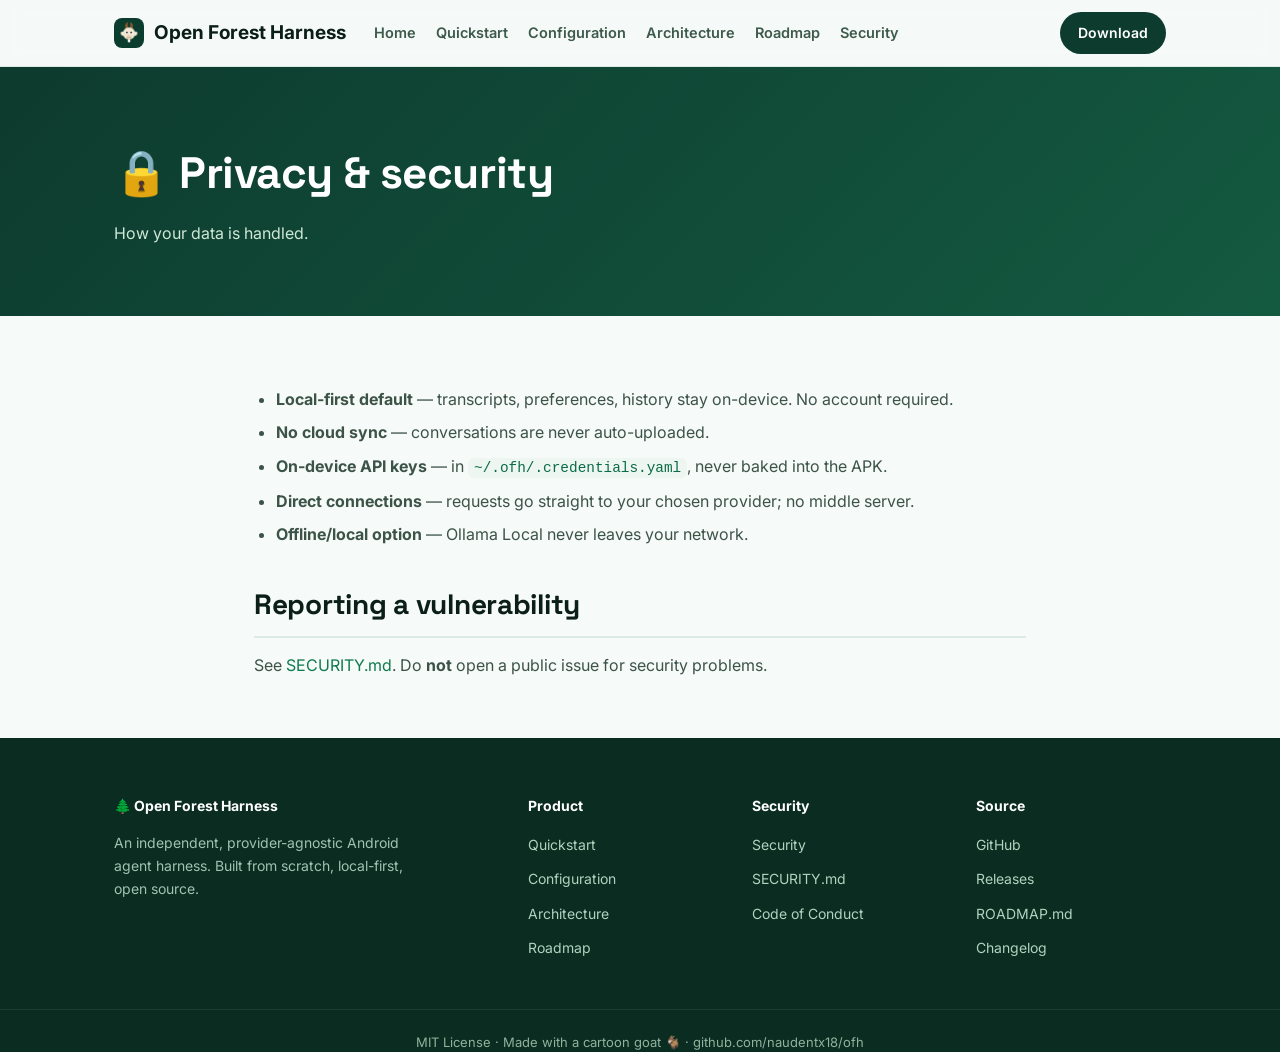
<file: security.html>
<!DOCTYPE html><html lang="en"><head><meta charset="utf-8"><meta name="viewport" content="width=device-width,initial-scale=1">
<title>Security · Open Forest Harness</title><meta name="description" content="OFH privacy and security">
<meta property="og:title" content="Security · Open Forest Harness"><meta property="og:image" content="https://naudentx18.github.io/ofh/assets/social-preview.png">
<link rel="icon" href="assets/logo.png"><link rel="preconnect" href="https://fonts.googleapis.com">
<link href="https://fonts.googleapis.com/css2?family=Inter:wght@400;500;600;700&family=Space+Grotesk:wght@500;700&display=swap" rel="stylesheet">
<link rel="stylesheet" href="css/style.css"></head><body>
<nav><div class="wrap">
<a class="brand" href="index.html"><img src="assets/logo.png" alt="OFH logo">Open Forest Harness</a>
<div class="links" id="ofh-menu"><a class="" href="index.html">Home</a><a class="" href="quickstart.html">Quickstart</a><a class="" href="configuration.html">Configuration</a><a class="" href="architecture.html">Architecture</a><a class="" href="roadmap.html">Roadmap</a><a class="" href="security.html">Security</a></div>
<a class="cta-sm" href="https://github.com/NaustudentX18/ofh/releases/latest" target="_blank">Download</a>
<button class="burger" id="ofh-burger" aria-label="Toggle menu" aria-expanded="false" onclick="ofhToggle()"><span></span><span></span><span></span></button>
</div></nav><div class="page-hero"><div class="wrap"><h1>🔒 Privacy &amp; security</h1><p>How your data is handled.</p></div></div>
<div class="content">
  <ul>
    <li><b>Local-first default</b> — transcripts, preferences, history stay on-device. No account required.</li>
    <li><b>No cloud sync</b> — conversations are never auto-uploaded.</li>
    <li><b>On-device API keys</b> — in <code>~/.ofh/.credentials.yaml</code>, never baked into the APK.</li>
    <li><b>Direct connections</b> — requests go straight to your chosen provider; no middle server.</li>
    <li><b>Offline/local option</b> — Ollama Local never leaves your network.</li>
  </ul>
  <h2>Reporting a vulnerability</h2>
  <p>See <a href="https://github.com/naudentx18/ofh/blob/main/SECURITY.md" target="_blank">SECURITY.md</a>. Do <b>not</b> open a public issue for security problems.</p>
</div>
<footer><div class="wrap">
<div class="about"><h4>🌲 Open Forest Harness</h4><p>An independent, provider-agnostic Android agent harness. Built from scratch, local-first, open source.</p></div>
<div><h4>Product</h4><ul><li><a href="quickstart.html">Quickstart</a></li><li><a href="configuration.html">Configuration</a></li><li><a href="architecture.html">Architecture</a></li><li><a href="roadmap.html">Roadmap</a></li></ul></div>
<div><h4>Security</h4><ul><li><a href="security.html">Security</a></li><li><a href="https://github.com/naudentx18/ofh/blob/main/SECURITY.md" target="_blank">SECURITY.md</a></li><li><a href="https://github.com/naudentx18/ofh/blob/main/CODE_OF_CONDUCT.md" target="_blank">Code of Conduct</a></li></ul></div>
<div><h4>Source</h4><ul><li><a href="https://github.com/naudentx18/ofh" target="_blank">GitHub</a></li><li><a href="https://github.com/naudentx18/ofh/releases" target="_blank">Releases</a></li><li><a href="https://github.com/naudentx18/ofh/blob/main/ROADMAP.md" target="_blank">ROADMAP.md</a></li><li><a href="https://github.com/naudentx18/ofh/blob/main/CHANGELOG.md" target="_blank">Changelog</a></li></ul></div>
</div><div class="bot">MIT License · Made with a cartoon goat 🐐 · github.com/naudentx18/ofh</div></footer>
<script>function ofhToggle(){var m=document.getElementById('ofh-menu'),b=document.getElementById('ofh-burger');var o=m.classList.toggle('open');if(b)b.setAttribute('aria-expanded',o);}document.querySelectorAll('#ofh-menu a').forEach(function(a){a.addEventListener('click',function(){document.getElementById('ofh-menu').classList.remove('open');});});</script>
</body></html>
</file>
<file: css/style.css>
:root{
  --forest:#0d3b2e; --forest2:#0f4a38; --forest3:#14533f;
  --accent:#2fbf71; --accent-soft:#e7f6ee;
  --bg:#f6faf8; --panel:#ffffff; --line:#dbeae3;
  --text:#0f241b; --muted:#5c7469; --ink:#0b1f18;
  --shadow:0 14px 44px -14px rgba(10,50,35,.28); --radius:18px;
  --ease-out:cubic-bezier(.23,1,.32,1); --ease-in-out:cubic-bezier(.77,0,.175,1);
}
*{box-sizing:border-box;margin:0;padding:0}
html{scroll-behavior:smooth;width:100%;max-width:100%;overflow-x:clip}
body{width:100%;max-width:100%;overflow-x:clip;font-family:"Inter",-apple-system,BlinkMacSystemFont,"Segoe UI",Roboto,sans-serif;background:var(--bg);color:var(--text);line-height:1.65;-webkit-font-smoothing:antialiased}
h1,h2,h3{font-family:"Space Grotesk","Inter",sans-serif;letter-spacing:-.01em}
a{color:#0f7a4e;text-decoration:none}
img{max-width:100%;display:block}
.wrap{max-width:1100px;margin:0 auto;padding:0 24px}
.wrap>*{min-width:0}

/* ---- nav ---- */
nav{position:sticky;top:0;z-index:50;background:rgba(246,250,248,.9);backdrop-filter:blur(10px);border-bottom:1px solid var(--line)}
nav .wrap{display:flex;align-items:center;gap:28px;height:66px;position:relative}
nav .brand{display:flex;align-items:center;gap:10px;font-weight:700;font-size:19px;color:var(--ink);white-space:nowrap;min-width:0}
nav .brand img{height:30px;width:30px;border-radius:8px;flex:none}
nav .links{display:flex;gap:20px;flex:1;min-width:0}
nav .links a{color:#3d5a4c;font-size:14.5px;font-weight:600;white-space:nowrap}
nav .links a:hover{color:var(--forest);text-decoration:none}
nav .links a.on{color:var(--forest)}
nav .cta-sm{margin-left:auto;background:var(--forest);color:#fff;font-weight:600;font-size:14px;padding:9px 18px;border-radius:30px;white-space:nowrap;flex:none}
nav .cta-sm:hover{background:var(--forest2);text-decoration:none}
.burger{display:none;flex-direction:column;justify-content:center;gap:5px;background:none;border:none;cursor:pointer;padding:10px;flex:none}
.burger span{width:22px;height:2.5px;background:var(--ink);border-radius:2px;transition:transform .18s var(--ease-out),opacity .18s var(--ease-out)}
@media(max-width:768px){
  .burger{display:flex}
  nav .wrap{gap:12px}
  nav .brand{font-size:17px}
  nav .links{position:absolute;top:66px;left:0;right:0;display:none;flex-direction:column;gap:0;background:#fff;border-bottom:1px solid var(--line);box-shadow:0 16px 30px -12px rgba(0,0,0,.18);padding:6px 0}
  nav .links.open{display:flex}
  nav .links a{padding:15px 24px;border-top:1px solid var(--line);font-size:16px;color:var(--text)}
  nav .links a.on{background:var(--accent-soft);color:var(--forest)}
}

/* ---- hero ---- */
.hero{position:relative;overflow:hidden;background:radial-gradient(120% 120% at 20% 0%,#145a41 0%,#0e4233 45%,#0a3327 100%);color:#f2f9f5}
.hero:before{content:"";position:absolute;inset:0;background:radial-gradient(600px 400px at 85% 15%,rgba(126,224,168,.18),transparent 60%),radial-gradient(500px 380px at 10% 90%,rgba(47,191,113,.14),transparent 60%)}
.hero .wrap{position:relative;display:grid;grid-template-columns:1.1fr .9fr;gap:44px;align-items:center;padding-top:76px;padding-bottom:92px}
.hero .wrap>*{min-width:0}
.badge{display:inline-flex;align-items:center;gap:8px;background:rgba(255,255,255,.08);border:1px solid rgba(255,255,255,.18);color:#d7f2e3;font-size:13px;font-weight:600;padding:7px 14px;border-radius:30px;margin-bottom:20px}
.hero h1{font-size:54px;line-height:1.05;color:#fff;margin:0 0 18px}
.hero h1 .accent{color:#7ee2a8}
.hero .sub{font-size:19px;color:#cfe8da;max-width:520px;margin-bottom:30px}
.hero-actions{display:flex;gap:14px;flex-wrap:wrap;margin-bottom:26px}
.btn{display:inline-flex;align-items:center;gap:8px;font-weight:700;font-size:16px;padding:14px 26px;border-radius:40px;transition:transform 160ms var(--ease-out),box-shadow 160ms var(--ease-out);border:none;cursor:pointer;will-change:transform;white-space:nowrap}
.btn:active{transform:scale(.97)}
.btn:hover{transform:translateY(-2px);text-decoration:none}
.btn.primary{background:var(--accent);color:#083521;box-shadow:0 10px 30px -8px rgba(47,191,113,.6)}
.btn.ghost{background:transparent;border:1.5px solid rgba(255,255,255,.4);color:#fff}
.btn.ghost:hover{border-color:#fff}
.hero .meta{color:#9fc9b2;font-size:13.5px}
.hero .meta b{color:#cfe8d8}

.phone{width:300px;max-width:100%;margin-left:auto;border-radius:38px;border:10px solid #0c201a;background:#08261d;box-shadow:0 40px 80px -30px rgba(0,0,0,.65);overflow:hidden;position:relative}
.phone .notch{position:absolute;top:0;left:50%;transform:translateX(-50%);width:90px;height:20px;background:#0c201a;border-radius:0 0 16px 16px;z-index:2}
.phone img{width:100%;height:520px;object-fit:cover;object-position:top;display:block}
.phone .cap{padding:12px 14px;color:#9fc3b2;font-size:12px;text-align:center;background:#0d3b2e}

/* ---- chips ---- */
.chips{background:#fff;border-bottom:1px solid var(--line)}
.chips .wrap{display:flex;align-items:center;gap:10px;flex-wrap:wrap;justify-content:center;padding:22px 24px}
.chip{display:inline-flex;align-items:center;gap:8px;border:1px solid var(--line);background:#f4faf7;color:var(--forest);font-weight:600;font-size:14px;padding:8px 16px;border-radius:30px}

/* ---- sections ---- */
section{padding:80px 0}
section.alt{background:#fff;border-top:1px solid var(--line);border-bottom:1px solid var(--line)}
.eyebrow{color:#0f7e4e;font-weight:700;font-size:13px;text-transform:uppercase;letter-spacing:.12em;margin-bottom:10px}
h2.h{font-size:38px;line-height:1.1;color:var(--ink);margin-bottom:14px}
.lead{font-size:18px;color:var(--muted);max-width:640px;margin-bottom:40px}
.center{text-align:center}
.center .lead{margin-left:auto;margin-right:auto}

.grid{display:grid;gap:22px}
.g3{grid-template-columns:repeat(3,1fr)}
.g2{grid-template-columns:repeat(2,1fr)}
.card{background:#fff;border:1px solid var(--line);border-radius:var(--radius);padding:28px;box-shadow:0 4px 20px -12px rgba(10,50,35,.15);transition:transform 180ms var(--ease-out),box-shadow 180ms var(--ease-out);will-change:transform;min-width:0}
@media (hover:hover) and (pointer:fine){.card:hover{transform:translateY(-4px);box-shadow:var(--shadow)}}
.card .ic{width:46px;height:46px;border-radius:12px;background:var(--accent-soft);color:#0f7e4e;display:flex;align-items:center;justify-content:center;font-size:22px;margin-bottom:16px}
.card h3{font-size:19px;color:var(--ink);margin-bottom:8px}
.card p{color:var(--muted);font-size:15px}

.stats{display:grid;grid-template-columns:repeat(4,1fr);gap:20px}
.stat{background:#fff;border:1px solid var(--line);border-radius:var(--radius);padding:26px;text-align:center}
.stat .n{font-family:"Space Grotesk";font-size:34px;font-weight:700;color:var(--forest)}
.stat .l{color:var(--muted);font-size:14px;margin-top:4px}

.shots{display:grid;grid-template-columns:repeat(3,1fr);gap:26px}
.shot{border-radius:var(--radius);overflow:hidden;border:1px solid var(--line);background:#fff;box-shadow:var(--shadow);min-width:0}
.shot .bar{display:flex;gap:6px;align-items:center;padding:10px 14px;background:#f1f6f3;border-bottom:1px solid var(--line)}
.shot .bar i{width:10px;height:10px;border-radius:50%;background:#d5e4dc}
.shot .bar i:nth-child(1){background:#f26d6d}.shot .bar i:nth-child(2){background:#f2c14e}.shot .bar i:nth-child(3){background:#5ad07a}
.shot img{width:100%;height:420px;object-fit:cover;object-position:top}
.shot .cap{padding:14px 16px;font-size:14px;color:var(--muted)}

.steps{display:grid;grid-template-columns:repeat(3,1fr);gap:28px;counter-reset:st}
.step{position:relative;padding-top:10px;min-width:0}
.step:before{counter-increment:st;content:"0" counter(st);font-family:"Space Grotesk";font-size:44px;font-weight:700;color:#cfeadd;line-height:1}
.step h3{margin:12px 0 8px;color:var(--ink);font-size:19px}
.step p{color:var(--muted);font-size:15px}

.cta-band{background:linear-gradient(120deg,#0d3b2e,#145a41);border-radius:28px;color:#fff;text-align:center;padding:64px 30px;overflow:hidden}
.cta-band h2{color:#fff;font-size:34px;margin-bottom:14px}
.cta-band p{color:#cfe8d8;max-width:560px;margin:0 auto 28px}
.cta-band .btn{white-space:normal}

/* ---- content pages ---- */
.page-hero{background:linear-gradient(135deg,#0d3b2e,#145a41);color:#fff;padding:70px 0}
.page-hero h1{font-size:44px;color:#fff;margin-bottom:10px;overflow-wrap:break-word}
.page-hero p{color:#cfe8d8;max-width:640px}
.content{max-width:820px;margin:0 auto;padding:60px 24px}
.content h2{font-size:28px;color:var(--ink);margin:34px 0 14px;padding-bottom:8px;border-bottom:2px solid var(--line)}
.content h3{font-size:19px;color:var(--ink);margin:22px 0 8px}
.content p,.content li{color:#3c5348;font-size:16px}
.content ul{padding-left:22px;margin:10px 0}
.content li{margin:7px 0}
.box{background:#fff;border:1px solid var(--line);border-radius:14px;padding:18px 22px;margin:16px 0}
code{font-family:ui-monospace,Menlo,Consolas,monospace;background:#eef6f1;color:#0b6b45;padding:2px 6px;border-radius:6px;font-size:.9em;word-break:break-word}
pre{background:#0c2a20;color:#d7f2e3;border-radius:12px;padding:20px;overflow-x:auto;line-height:1.5;font-size:13.5px;max-width:100%}
pre code{background:none;color:inherit;padding:0;word-break:normal}
table{width:100%;border-collapse:collapse;margin:18px 0;font-size:15px}
th,td{border:1px solid var(--line);padding:11px 14px;text-align:left}
th{background:var(--accent-soft);color:var(--ink)}

/* ---- footer ---- */
footer{background:#0a2c21;color:#9fc3b2;padding:56px 0 0}
footer .wrap{display:grid;grid-template-columns:2fr 1fr 1fr 1fr;gap:34px}
footer h4{color:#fff;font-size:14px;margin-bottom:14px}
footer .about p{font-size:14px;max-width:300px}
footer ul{list-style:none}
footer li{margin:8px 0}
footer a{color:#aed4bf;font-size:14px}
footer a:hover{color:#fff;text-decoration:none}
footer .bot{border-top:1px solid rgba(255,255,255,.08);margin-top:40px;padding-top:22px;text-align:center;font-size:13px;color:#8fb39c}

/* ---- responsive ---- */
@media(max-width:880px){
  .g3{grid-template-columns:1fr}
  .g2{grid-template-columns:1fr}
  .hero .wrap{grid-template-columns:1fr}
  .phone{margin:28px auto 0}
  .shots{grid-template-columns:1fr}
  .steps{grid-template-columns:1fr}
}
@media(max-width:700px){
  .stats{grid-template-columns:repeat(2,1fr)}
  footer .wrap{grid-template-columns:1fr 1fr}
}
@media(max-width:768px){
  .wrap{padding:0 1rem}
  .hero .wrap{padding-top:52px;padding-bottom:64px;gap:28px}
  .hero h1{font-size:34px}
  .hero .sub{font-size:17px;margin-bottom:24px}
  .hero-actions{gap:10px}
  .btn{padding:13px 20px;font-size:15px}
  .phone{width:min(280px,100%)}
  .phone img{height:440px}
  section{padding:56px 0}
  h2.h{font-size:30px}
  .lead{font-size:17px;margin-bottom:28px}
  .cta-band{padding:48px 20px}
  .cta-band h2{font-size:28px}
  .shot img{height:300px}
  .page-hero{padding:50px 0}
  .page-hero h1{font-size:34px}
  .content{padding:40px 1rem}
  .card{padding:22px}
}
@media(max-width:480px){
  footer .wrap{grid-template-columns:1fr}
  .hero h1{font-size:30px}
  .phone{width:min(260px,100%)}
}

@media (prefers-reduced-motion: reduce){
  *,*:before,*:after{transition-duration:.01ms!important;animation-duration:.01ms!important;scroll-behavior:auto!important}
  .card,.btn{transform:none!important}
}
</file>
